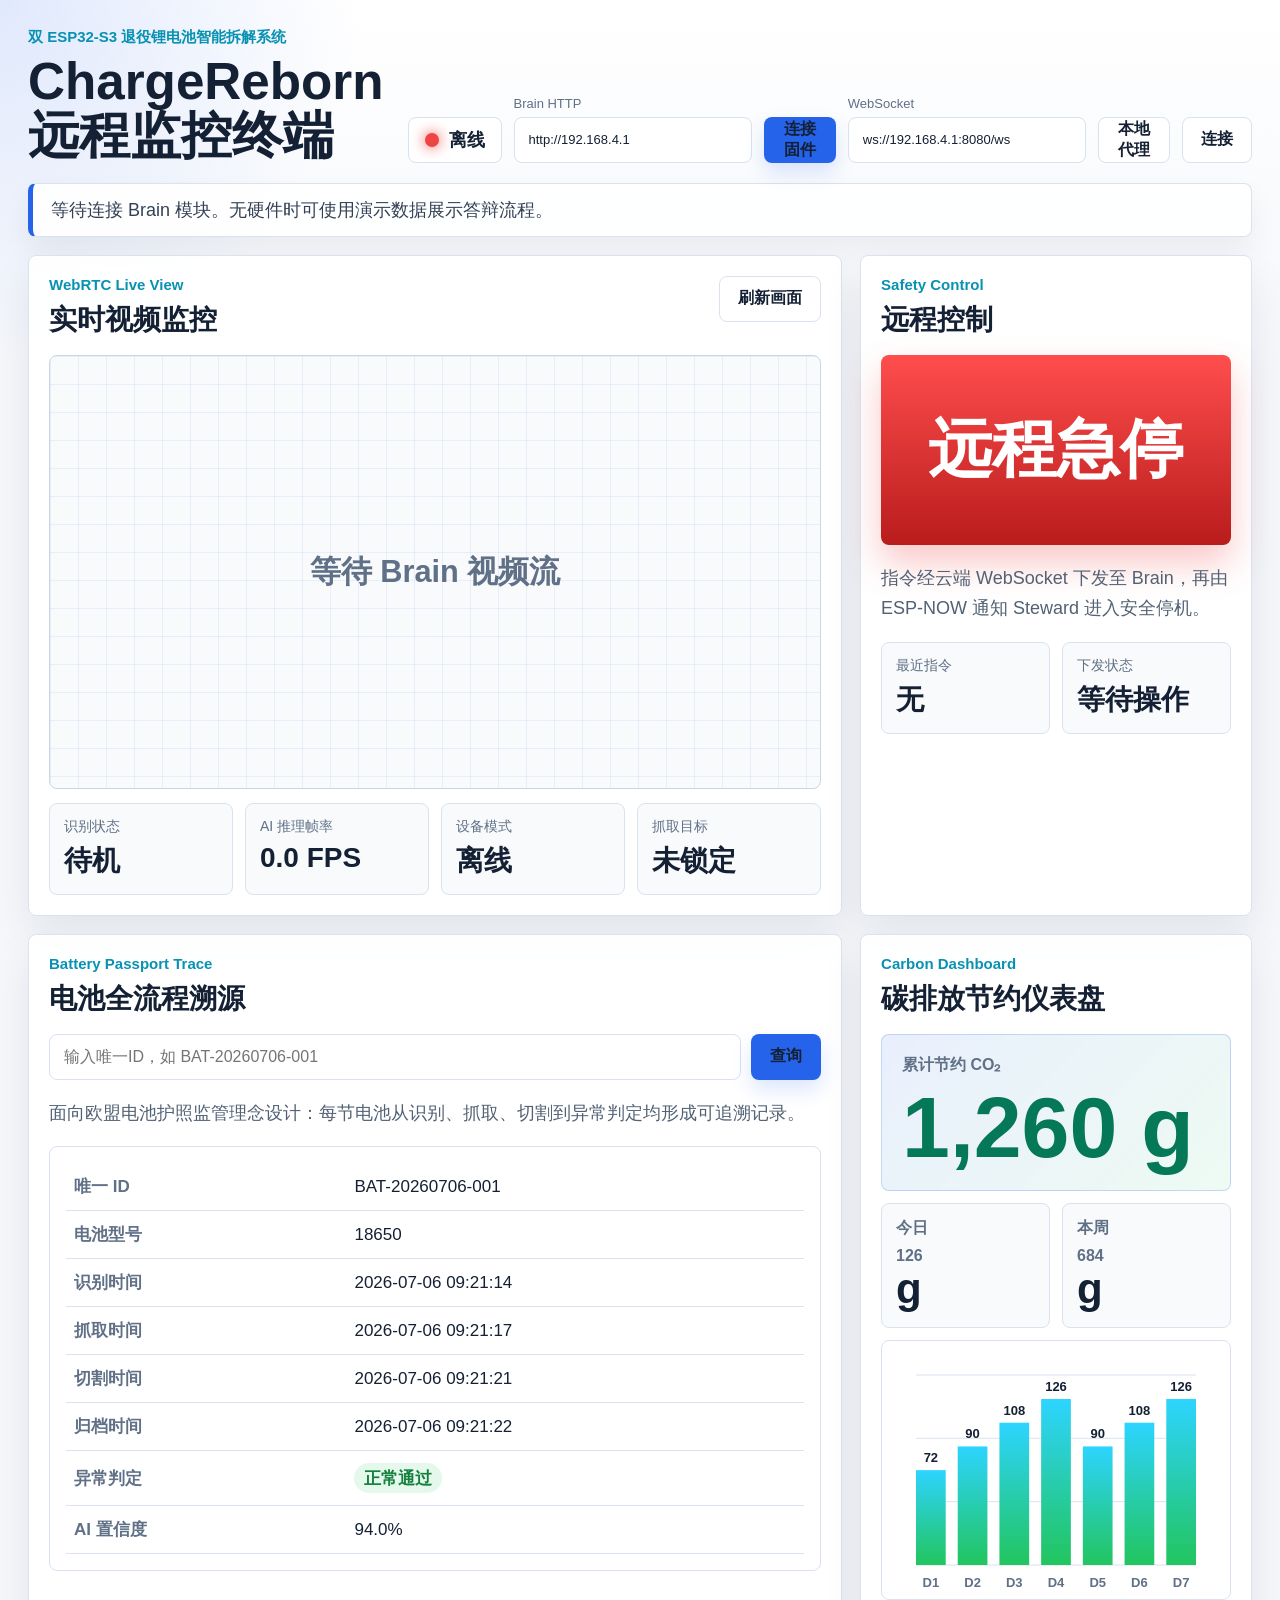
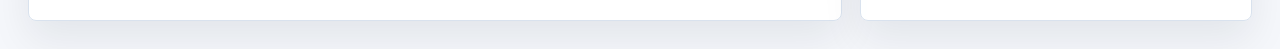
<file: app/dashboard/index.html>
<!doctype html>
<html lang="zh-CN">
  <head>
    <meta charset="UTF-8" />
    <meta name="viewport" content="width=device-width, initial-scale=1.0" />
    <title>ChargeReborn 远程监控终端</title>
    <link rel="stylesheet" href="./styles.css" />
  </head>
  <body>
    <main class="app-shell">
      <header class="topbar">
        <section class="brand-block" aria-label="项目标题">
          <p class="eyebrow">双 ESP32-S3 退役锂电池智能拆解系统</p>
          <h1>ChargeReborn 远程监控终端</h1>
        </section>

        <section class="connection-panel" aria-label="设备连接">
          <div class="status-chip" id="statusChip">
            <span class="status-dot offline" id="statusDot"></span>
            <span id="statusText">离线</span>
          </div>
          <label class="ws-field">
            <span>Brain HTTP</span>
            <input id="httpBaseUrl" type="text" value="http://192.168.4.1" />
          </label>
          <button class="btn primary" id="httpConnectBtn" type="button">连接固件</button>
          <label class="ws-field">
            <span>WebSocket</span>
            <input id="wsUrl" type="url" value="ws://192.168.4.1:8080/ws" />
          </label>
          <button class="btn ghost" id="proxyBtn" type="button">本地代理</button>
          <button class="btn ghost" id="connectBtn" type="button">连接WS</button>
        </section>
      </header>

      <section class="alert-line" id="messageLine" aria-live="polite">
        等待连接 Brain 模块。无硬件时可使用演示数据展示答辩流程。
      </section>

      <section class="dashboard-grid">
        <section class="panel video-panel" aria-labelledby="videoTitle">
          <div class="panel-heading">
            <div>
              <p class="section-kicker">WebRTC Live View</p>
              <h2 id="videoTitle">实时视频监控</h2>
            </div>
            <button class="btn ghost" id="refreshVideoBtn" type="button">刷新画面</button>
          </div>

          <div class="video-stage">
            <img id="mjpegStream" alt="Brain MJPEG 视频流" />
            <video id="remoteVideo" autoplay playsinline muted></video>
            <img id="fallbackFrame" alt="Brain 摄像头 JPEG 帧" />
            <div class="video-placeholder" id="videoPlaceholder">
              <span>等待 Brain 视频流</span>
            </div>
          </div>

          <dl class="metric-row">
            <div>
              <dt>识别状态</dt>
              <dd id="aiStatus">待机</dd>
            </div>
            <div>
              <dt>AI 推理帧率</dt>
              <dd><span id="aiFps">0.0</span> FPS</dd>
            </div>
            <div>
              <dt>设备模式</dt>
              <dd id="deviceMode">离线</dd>
            </div>
            <div>
              <dt>抓取目标</dt>
              <dd id="armTarget">未锁定</dd>
            </div>
          </dl>
        </section>

        <section class="panel control-panel" aria-labelledby="controlTitle">
          <div class="panel-heading">
            <div>
              <p class="section-kicker">Safety Control</p>
              <h2 id="controlTitle">远程控制</h2>
            </div>
          </div>

          <button class="estop-button" id="estopBtn" type="button">
            远程急停
          </button>
          <p class="control-copy">
            指令经云端 WebSocket 下发至 Brain，再由 ESP-NOW 通知 Steward 进入安全停机。
          </p>
          <dl class="command-status">
            <div>
              <dt>最近指令</dt>
              <dd id="lastCommand">无</dd>
            </div>
            <div>
              <dt>下发状态</dt>
              <dd id="commandState">等待操作</dd>
            </div>
          </dl>
        </section>

        <section class="panel trace-panel" aria-labelledby="traceTitle">
          <div class="panel-heading">
            <div>
              <p class="section-kicker">Battery Passport Trace</p>
              <h2 id="traceTitle">电池全流程溯源</h2>
            </div>
          </div>

          <form class="trace-form" id="traceForm">
            <input
              id="batteryId"
              type="text"
              placeholder="输入唯一ID，如 BAT-20260706-001"
              autocomplete="off"
            />
            <button class="btn primary" type="submit">查询</button>
          </form>

          <p class="passport-note">
            面向欧盟电池护照监管理念设计：每节电池从识别、抓取、切割到异常判定均形成可追溯记录。
          </p>

          <div class="trace-result" id="traceResult">
            <p class="empty-state">请输入电池唯一 ID 查询处理记录。</p>
          </div>
        </section>

        <section class="panel carbon-panel" aria-labelledby="carbonTitle">
          <div class="panel-heading">
            <div>
              <p class="section-kicker">Carbon Dashboard</p>
              <h2 id="carbonTitle">碳排放节约仪表盘</h2>
            </div>
          </div>

          <div class="carbon-hero">
            <span class="carbon-label">累计节约 CO₂</span>
            <strong><span id="totalCo2">0</span> g</strong>
          </div>

          <div class="carbon-stats">
            <div>
              <span>今日</span>
              <strong><span id="todayCo2">0</span> g</strong>
            </div>
            <div>
              <span>本周</span>
              <strong><span id="weekCo2">0</span> g</strong>
            </div>
          </div>

          <canvas id="carbonChart" width="720" height="260" aria-label="近七日碳减排柱状图"></canvas>
        </section>
      </section>
    </main>

    <dialog class="confirm-dialog" id="confirmDialog">
      <form method="dialog">
        <h2>确认远程急停？</h2>
        <p>该操作会立即下发 ESTOP 指令，硬件端应在 100ms 级响应并切断运动流程。</p>
        <div class="dialog-actions">
          <button class="btn ghost" value="cancel" type="submit">取消</button>
          <button class="btn danger" id="confirmEstopBtn" value="confirm" type="submit">确认急停</button>
        </div>
      </form>
    </dialog>

    <script src="./app.js"></script>
  </body>
</html>
</file>
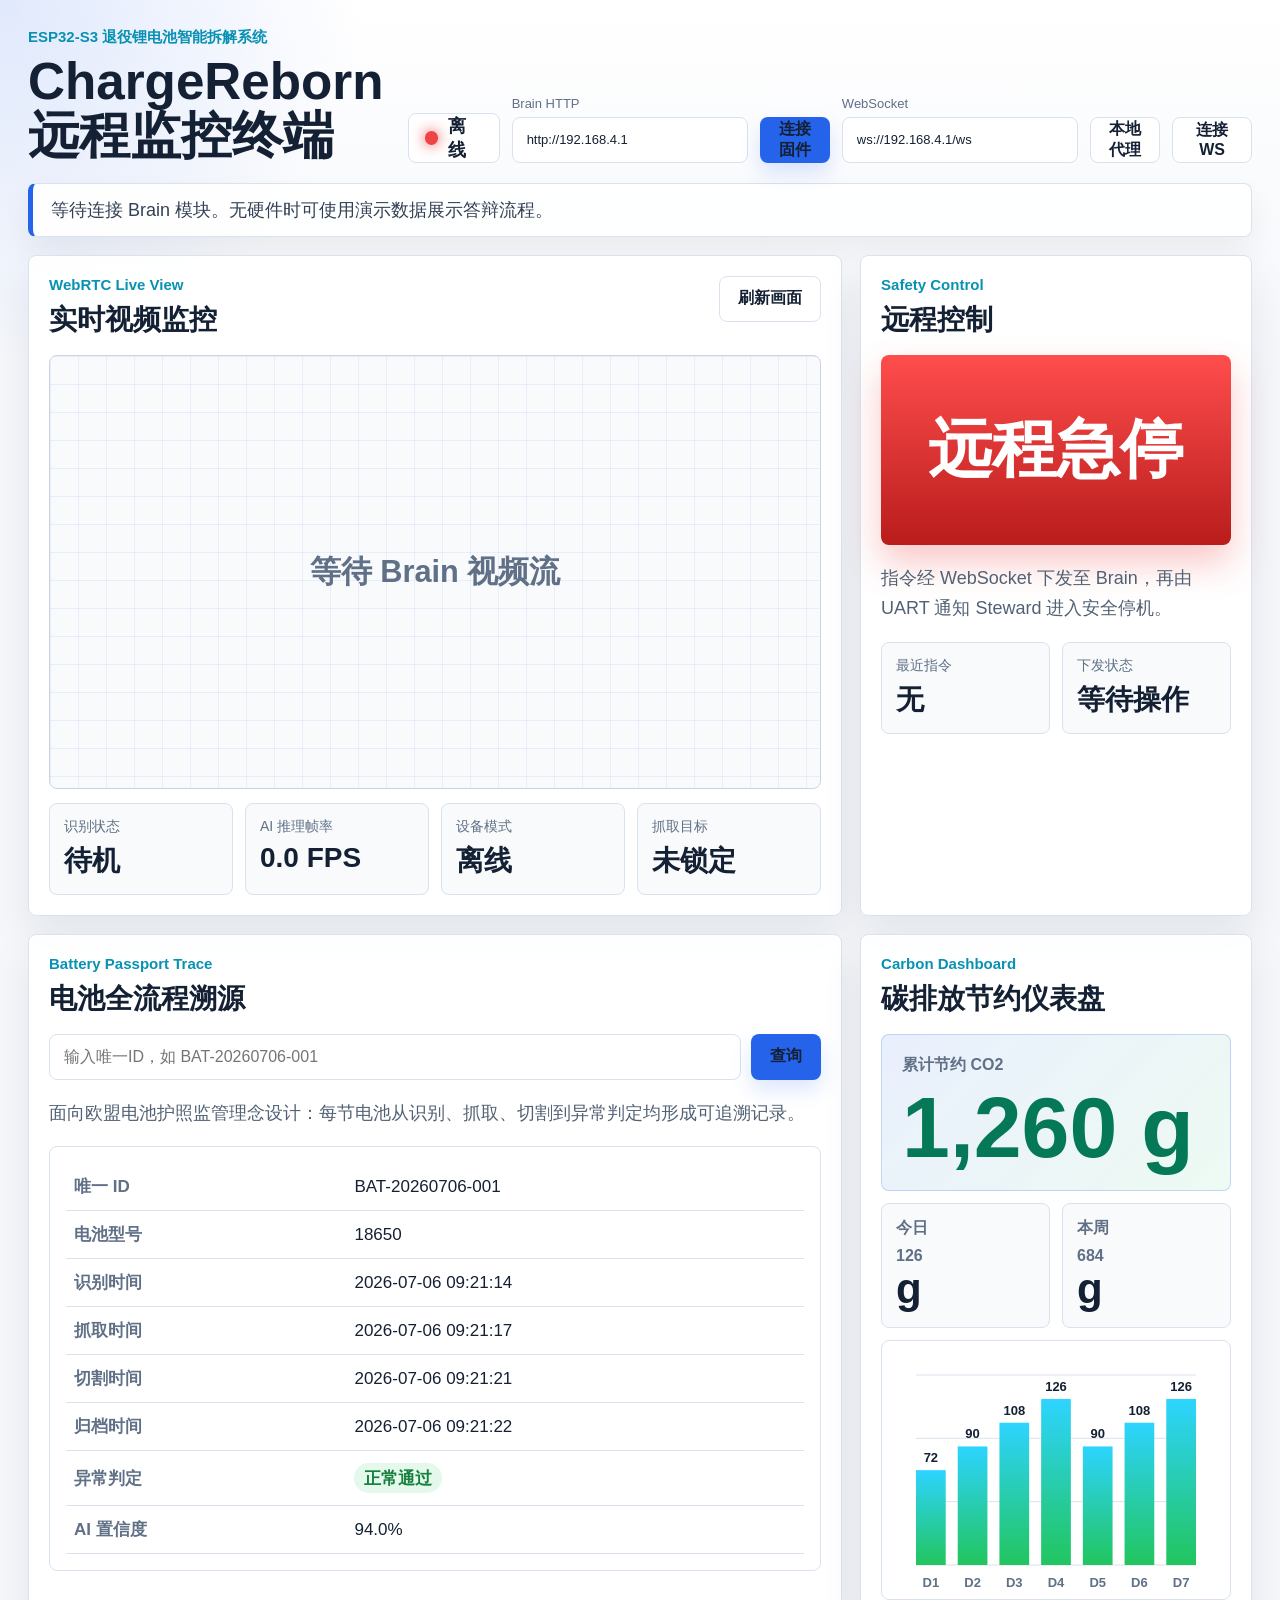
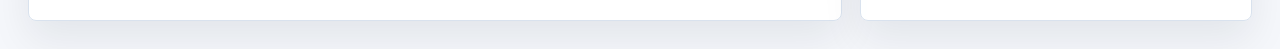
<file: chargereborn-dashboard/dashboard/index.html>
<!doctype html>
<html lang="zh-CN">
  <head>
    <meta charset="UTF-8" />
    <meta name="viewport" content="width=device-width, initial-scale=1.0" />
    <title>ChargeReborn 远程监控终端</title>
    <link rel="stylesheet" href="./styles.css" />
  </head>
  <body>
    <main class="app-shell">
      <header class="topbar">
        <section class="brand-block" aria-label="项目标题">
          <p class="eyebrow">ESP32-S3 退役锂电池智能拆解系统</p>
          <h1>ChargeReborn 远程监控终端</h1>
        </section>

        <section class="connection-panel" aria-label="设备连接">
          <div class="status-chip" id="statusChip">
            <span class="status-dot offline" id="statusDot"></span>
            <span id="statusText">离线</span>
          </div>
          <label class="ws-field">
            <span>Brain HTTP</span>
            <input id="httpBaseUrl" type="text" value="http://192.168.4.1" />
          </label>
          <button class="btn primary" id="httpConnectBtn" type="button">连接固件</button>
          <label class="ws-field">
            <span>WebSocket</span>
            <input id="wsUrl" type="url" value="ws://192.168.4.1/ws" />
          </label>
          <button class="btn ghost" id="proxyBtn" type="button">本地代理</button>
          <button class="btn ghost" id="connectBtn" type="button">连接WS</button>
        </section>
      </header>

      <section class="alert-line" id="messageLine" aria-live="polite">
        等待连接 Brain 模块。无硬件时可使用演示数据展示答辩流程。
      </section>

      <section class="dashboard-grid">
        <section class="panel video-panel" aria-labelledby="videoTitle">
          <div class="panel-heading">
            <div>
              <p class="section-kicker">WebRTC Live View</p>
              <h2 id="videoTitle">实时视频监控</h2>
            </div>
            <button class="btn ghost" id="refreshVideoBtn" type="button">刷新画面</button>
          </div>

          <div class="video-stage">
            <img id="mjpegStream" alt="Brain MJPEG 视频流" />
            <video id="remoteVideo" autoplay playsinline muted></video>
            <img id="fallbackFrame" alt="Brain 摄像头 JPEG 帧" />
            <div class="video-placeholder" id="videoPlaceholder">
              <span>等待 Brain 视频流</span>
            </div>
          </div>

          <dl class="metric-row">
            <div>
              <dt>识别状态</dt>
              <dd id="aiStatus">待机</dd>
            </div>
            <div>
              <dt>AI 推理帧率</dt>
              <dd><span id="aiFps">0.0</span> FPS</dd>
            </div>
            <div>
              <dt>设备模式</dt>
              <dd id="deviceMode">离线</dd>
            </div>
            <div>
              <dt>抓取目标</dt>
              <dd id="armTarget">未锁定</dd>
            </div>
          </dl>
        </section>

        <section class="panel control-panel" aria-labelledby="controlTitle">
          <div class="panel-heading">
            <div>
              <p class="section-kicker">Safety Control</p>
              <h2 id="controlTitle">远程控制</h2>
            </div>
          </div>

          <button class="estop-button" id="estopBtn" type="button">
            远程急停
          </button>
          <p class="control-copy">
            指令经 WebSocket 下发至 Brain，再由 UART 通知 Steward 进入安全停机。
          </p>
          <dl class="command-status">
            <div>
              <dt>最近指令</dt>
              <dd id="lastCommand">无</dd>
            </div>
            <div>
              <dt>下发状态</dt>
              <dd id="commandState">等待操作</dd>
            </div>
          </dl>
        </section>

        <section class="panel trace-panel" aria-labelledby="traceTitle">
          <div class="panel-heading">
            <div>
              <p class="section-kicker">Battery Passport Trace</p>
              <h2 id="traceTitle">电池全流程溯源</h2>
            </div>
          </div>

          <form class="trace-form" id="traceForm">
            <input
              id="batteryId"
              type="text"
              placeholder="输入唯一ID，如 BAT-20260706-001"
              autocomplete="off"
            />
            <button class="btn primary" type="submit">查询</button>
          </form>

          <p class="passport-note">
            面向欧盟电池护照监管理念设计：每节电池从识别、抓取、切割到异常判定均形成可追溯记录。
          </p>

          <div class="trace-result" id="traceResult">
            <p class="empty-state">请输入电池唯一 ID 查询处理记录。</p>
          </div>
        </section>

        <section class="panel carbon-panel" aria-labelledby="carbonTitle">
          <div class="panel-heading">
            <div>
              <p class="section-kicker">Carbon Dashboard</p>
              <h2 id="carbonTitle">碳排放节约仪表盘</h2>
            </div>
          </div>

          <div class="carbon-hero">
            <span class="carbon-label">累计节约 CO2</span>
            <strong><span id="totalCo2">0</span> g</strong>
          </div>

          <div class="carbon-stats">
            <div>
              <span>今日</span>
              <strong><span id="todayCo2">0</span> g</strong>
            </div>
            <div>
              <span>本周</span>
              <strong><span id="weekCo2">0</span> g</strong>
            </div>
          </div>

          <canvas id="carbonChart" width="720" height="260" aria-label="近七日碳减排柱状图"></canvas>
        </section>
      </section>
    </main>

    <dialog class="confirm-dialog" id="confirmDialog">
      <form method="dialog">
        <h2>确认远程急停？</h2>
        <p>该操作会立即下发 ESTOP 指令，硬件端应在 100ms 级响应并切断运动流程。</p>
        <div class="dialog-actions">
          <button class="btn ghost" value="cancel" type="submit">取消</button>
          <button class="btn danger" id="confirmEstopBtn" value="confirm" type="submit">确认急停</button>
        </div>
      </form>
    </dialog>

    <script src="./app.js"></script>
  </body>
</html>
</file>
<file: app/dashboard/styles.css>
:root {
  color-scheme: light;
  --bg: #f5f7fb;
  --panel: #ffffff;
  --panel-2: #f8fafc;
  --line: #d9e2ee;
  --text: #142033;
  --muted: #607086;
  --cyan: #0891b2;
  --blue: #2563eb;
  --green: #22c55e;
  --red: #ef4444;
  --amber: #f59e0b;
  --radius: 8px;
  font-family: "Microsoft YaHei", "PingFang SC", "Segoe UI", Arial, sans-serif;
}

* {
  box-sizing: border-box;
}

body {
  min-width: 320px;
  margin: 0;
  background:
    radial-gradient(circle at top left, rgba(37, 99, 235, 0.14), transparent 360px),
    linear-gradient(180deg, #ffffff 0, var(--bg) 360px),
    var(--bg);
  color: var(--text);
}

button,
input {
  font: inherit;
}

.app-shell {
  width: min(1440px, 100%);
  margin: 0 auto;
  padding: 28px;
}

.topbar {
  display: grid;
  grid-template-columns: 1fr auto;
  gap: 24px;
  align-items: end;
}

.eyebrow,
.section-kicker {
  margin: 0 0 8px;
  color: var(--cyan);
  font-size: 15px;
  font-weight: 700;
  letter-spacing: 0;
}

h1,
h2 {
  margin: 0;
  letter-spacing: 0;
}

h1 {
  font-size: clamp(30px, 4vw, 54px);
  line-height: 1.05;
}

h2 {
  font-size: clamp(22px, 2.2vw, 32px);
}

.connection-panel {
  display: grid;
  grid-template-columns: auto minmax(220px, 320px) auto minmax(220px, 320px) auto auto;
  gap: 12px;
  align-items: end;
}

.status-chip {
  display: inline-flex;
  align-items: center;
  gap: 10px;
  min-height: 46px;
  padding: 0 16px;
  border: 1px solid var(--line);
  background: var(--panel);
  border-radius: var(--radius);
  font-size: 18px;
  font-weight: 800;
}

.status-dot {
  width: 14px;
  height: 14px;
  border-radius: 999px;
  box-shadow: 0 0 14px currentColor;
}

.status-dot.online {
  color: var(--green);
  background: var(--green);
}

.status-dot.offline {
  color: var(--red);
  background: var(--red);
}

.ws-field {
  display: grid;
  gap: 6px;
  color: var(--muted);
  font-size: 13px;
}

.ws-field input,
.trace-form input {
  min-height: 46px;
  border: 1px solid var(--line);
  border-radius: var(--radius);
  background: #ffffff;
  color: var(--text);
  padding: 0 14px;
  outline: none;
}

.ws-field input:focus,
.trace-form input:focus {
  border-color: var(--cyan);
  box-shadow: 0 0 0 3px rgba(45, 212, 255, 0.16);
}

.btn {
  min-height: 46px;
  border: 1px solid transparent;
  border-radius: var(--radius);
  padding: 0 18px;
  color: var(--text);
  font-weight: 800;
  cursor: pointer;
}

.btn.primary {
  background: var(--blue);
  box-shadow: 0 10px 20px rgba(37, 99, 235, 0.16);
}

.btn.ghost {
  border-color: var(--line);
  background: #ffffff;
  color: var(--text);
}

.btn.danger {
  background: var(--red);
}

.alert-line {
  margin-top: 20px;
  border: 1px solid var(--line);
  border-left: 5px solid var(--blue);
  border-radius: var(--radius);
  background: rgba(255, 255, 255, 0.92);
  padding: 14px 18px;
  color: #334155;
  font-size: 18px;
  box-shadow: 0 14px 30px rgba(15, 23, 42, 0.06);
}

.dashboard-grid {
  display: grid;
  grid-template-columns: minmax(0, 1.35fr) minmax(330px, 0.65fr);
  gap: 18px;
  margin-top: 18px;
}

.panel {
  border: 1px solid var(--line);
  border-radius: var(--radius);
  background: rgba(255, 255, 255, 0.96);
  padding: 20px;
  box-shadow: 0 18px 40px rgba(15, 23, 42, 0.08);
}

.panel-heading {
  display: flex;
  justify-content: space-between;
  gap: 16px;
  align-items: start;
  margin-bottom: 16px;
}

.video-panel,
.carbon-panel {
  min-width: 0;
}

.video-stage {
  position: relative;
  overflow: hidden;
  width: 100%;
  aspect-ratio: 16 / 9;
  border: 1px solid #334155;
  border-color: #cbd5e1;
  border-radius: var(--radius);
  background:
    linear-gradient(90deg, rgba(37, 99, 235, 0.08) 1px, transparent 1px),
    linear-gradient(rgba(37, 99, 235, 0.08) 1px, transparent 1px),
    #f8fafc;
  background-size: 28px 28px;
}

.video-stage video,
.video-stage img {
  position: absolute;
  inset: 0;
  display: none;
  width: 100%;
  height: 100%;
  object-fit: contain;
  background: #f8fafc;
}

.video-stage.has-mjpeg #mjpegStream {
  display: block;
}

.video-stage.has-video video,
.video-stage.has-frame img {
  display: block;
}

.video-placeholder {
  position: absolute;
  inset: 0;
  display: grid;
  place-items: center;
  color: var(--muted);
  font-size: clamp(20px, 2.4vw, 36px);
  font-weight: 800;
}

.video-stage.has-mjpeg .video-placeholder,
.video-stage.has-video .video-placeholder,
.video-stage.has-frame .video-placeholder {
  display: none;
}

.metric-row,
.command-status {
  display: grid;
  grid-template-columns: repeat(4, minmax(0, 1fr));
  gap: 12px;
  margin: 14px 0 0;
}

.command-status {
  grid-template-columns: 1fr 1fr;
}

dt {
  color: var(--muted);
  font-size: 14px;
}

dd {
  margin: 6px 0 0;
  font-size: clamp(18px, 2.3vw, 28px);
  font-weight: 900;
}

.metric-row > div,
.command-status > div,
.carbon-stats > div {
  border: 1px solid var(--line);
  border-radius: var(--radius);
  background: var(--panel-2);
  padding: 14px;
}

.estop-button {
  width: 100%;
  min-height: clamp(120px, 18vw, 190px);
  border: 0;
  border-radius: var(--radius);
  background: linear-gradient(180deg, #ff4d4d, #b91c1c);
  color: white;
  font-size: clamp(34px, 5vw, 66px);
  font-weight: 1000;
  letter-spacing: 0;
  cursor: pointer;
  box-shadow: 0 18px 36px rgba(239, 68, 68, 0.3);
}

.estop-button:active {
  transform: translateY(1px);
}

.control-copy,
.passport-note,
.empty-state {
  color: #526174;
  font-size: 18px;
  line-height: 1.7;
}

.trace-form {
  display: grid;
  grid-template-columns: 1fr auto;
  gap: 10px;
}

.trace-result {
  min-height: 230px;
  border: 1px solid var(--line);
  border-radius: var(--radius);
  background: #ffffff;
  padding: 16px;
}

.trace-table {
  width: 100%;
  border-collapse: collapse;
}

.trace-table th,
.trace-table td {
  border-bottom: 1px solid var(--line);
  padding: 12px 8px;
  text-align: left;
  font-size: 17px;
}

.trace-table th {
  color: var(--muted);
  width: 38%;
  font-weight: 700;
}

.badge {
  display: inline-flex;
  align-items: center;
  min-height: 30px;
  padding: 0 10px;
  border-radius: 999px;
  font-weight: 900;
}

.badge.ok {
  background: rgba(34, 197, 94, 0.12);
  color: #15803d;
}

.badge.warn {
  background: rgba(245, 158, 11, 0.16);
  color: #b45309;
}

.carbon-hero {
  border: 1px solid rgba(37, 99, 235, 0.22);
  border-radius: var(--radius);
  background: linear-gradient(135deg, rgba(37, 99, 235, 0.1), rgba(34, 197, 94, 0.08));
  padding: 20px;
}

.carbon-label,
.carbon-stats span {
  display: block;
  color: var(--muted);
  font-size: 16px;
  font-weight: 800;
}

.carbon-hero strong {
  display: block;
  margin-top: 8px;
  color: #047857;
  font-size: clamp(44px, 8vw, 86px);
  line-height: 1;
}

.carbon-stats {
  display: grid;
  grid-template-columns: 1fr 1fr;
  gap: 12px;
  margin: 12px 0;
}

.carbon-stats strong {
  display: block;
  margin-top: 8px;
  font-size: clamp(24px, 4vw, 42px);
}

canvas {
  display: block;
  width: 100%;
  height: 260px;
  border: 1px solid var(--line);
  border-radius: var(--radius);
  background: #ffffff;
}

.confirm-dialog {
  width: min(520px, calc(100% - 32px));
  border: 1px solid var(--line);
  border-radius: var(--radius);
  background: var(--panel);
  color: var(--text);
  padding: 24px;
}

.confirm-dialog::backdrop {
  background: rgba(15, 23, 42, 0.32);
}

.confirm-dialog p {
  color: #526174;
  font-size: 18px;
  line-height: 1.6;
}

.dialog-actions {
  display: flex;
  justify-content: flex-end;
  gap: 12px;
}

@media (max-width: 980px) {
  .app-shell {
    padding: 18px;
  }

  .topbar,
  .dashboard-grid {
    grid-template-columns: 1fr;
  }

  .connection-panel {
    grid-template-columns: 1fr;
  }
}

@media (max-width: 620px) {
  .panel {
    padding: 16px;
  }

  .panel-heading,
  .trace-form,
  .metric-row,
  .command-status,
  .carbon-stats {
    grid-template-columns: 1fr;
    display: grid;
  }

  .panel-heading {
    gap: 12px;
  }

  .btn {
    width: 100%;
  }
}
</file>
<file: chargereborn-dashboard/dashboard/styles.css>
:root {
  color-scheme: light;
  --bg: #f5f7fb;
  --panel: #ffffff;
  --panel-2: #f8fafc;
  --line: #d9e2ee;
  --text: #142033;
  --muted: #607086;
  --cyan: #0891b2;
  --blue: #2563eb;
  --green: #22c55e;
  --red: #ef4444;
  --amber: #f59e0b;
  --radius: 8px;
  font-family: "Microsoft YaHei", "PingFang SC", "Segoe UI", Arial, sans-serif;
}

* {
  box-sizing: border-box;
}

body {
  min-width: 320px;
  margin: 0;
  background:
    radial-gradient(circle at top left, rgba(37, 99, 235, 0.14), transparent 360px),
    linear-gradient(180deg, #ffffff 0, var(--bg) 360px),
    var(--bg);
  color: var(--text);
}

button,
input {
  font: inherit;
}

.app-shell {
  width: min(1440px, 100%);
  margin: 0 auto;
  padding: 28px;
}

.topbar {
  display: grid;
  grid-template-columns: 1fr auto;
  gap: 24px;
  align-items: end;
}

.eyebrow,
.section-kicker {
  margin: 0 0 8px;
  color: var(--cyan);
  font-size: 15px;
  font-weight: 700;
  letter-spacing: 0;
}

h1,
h2 {
  margin: 0;
  letter-spacing: 0;
}

h1 {
  font-size: clamp(30px, 4vw, 54px);
  line-height: 1.05;
}

h2 {
  font-size: clamp(22px, 2.2vw, 32px);
}

.connection-panel {
  display: grid;
  grid-template-columns: auto minmax(220px, 320px) auto minmax(220px, 320px) auto auto;
  gap: 12px;
  align-items: end;
}

.status-chip {
  display: inline-flex;
  align-items: center;
  gap: 10px;
  min-height: 46px;
  padding: 0 16px;
  border: 1px solid var(--line);
  background: var(--panel);
  border-radius: var(--radius);
  font-size: 18px;
  font-weight: 800;
}

.status-dot {
  width: 14px;
  height: 14px;
  border-radius: 999px;
  box-shadow: 0 0 14px currentColor;
}

.status-dot.online {
  color: var(--green);
  background: var(--green);
}

.status-dot.offline {
  color: var(--red);
  background: var(--red);
}

.ws-field {
  display: grid;
  gap: 6px;
  color: var(--muted);
  font-size: 13px;
}

.ws-field input,
.trace-form input {
  min-height: 46px;
  border: 1px solid var(--line);
  border-radius: var(--radius);
  background: #ffffff;
  color: var(--text);
  padding: 0 14px;
  outline: none;
}

.ws-field input:focus,
.trace-form input:focus {
  border-color: var(--cyan);
  box-shadow: 0 0 0 3px rgba(45, 212, 255, 0.16);
}

.btn {
  min-height: 46px;
  border: 1px solid transparent;
  border-radius: var(--radius);
  padding: 0 18px;
  color: var(--text);
  font-weight: 800;
  cursor: pointer;
}

.btn.primary {
  background: var(--blue);
  box-shadow: 0 10px 20px rgba(37, 99, 235, 0.16);
}

.btn.ghost {
  border-color: var(--line);
  background: #ffffff;
  color: var(--text);
}

.btn.danger {
  background: var(--red);
}

.alert-line {
  margin-top: 20px;
  border: 1px solid var(--line);
  border-left: 5px solid var(--blue);
  border-radius: var(--radius);
  background: rgba(255, 255, 255, 0.92);
  padding: 14px 18px;
  color: #334155;
  font-size: 18px;
  box-shadow: 0 14px 30px rgba(15, 23, 42, 0.06);
}

.dashboard-grid {
  display: grid;
  grid-template-columns: minmax(0, 1.35fr) minmax(330px, 0.65fr);
  gap: 18px;
  margin-top: 18px;
}

.panel {
  border: 1px solid var(--line);
  border-radius: var(--radius);
  background: rgba(255, 255, 255, 0.96);
  padding: 20px;
  box-shadow: 0 18px 40px rgba(15, 23, 42, 0.08);
}

.panel-heading {
  display: flex;
  justify-content: space-between;
  gap: 16px;
  align-items: start;
  margin-bottom: 16px;
}

.video-panel,
.carbon-panel {
  min-width: 0;
}

.video-stage {
  position: relative;
  overflow: hidden;
  width: 100%;
  aspect-ratio: 16 / 9;
  border: 1px solid #334155;
  border-color: #cbd5e1;
  border-radius: var(--radius);
  background:
    linear-gradient(90deg, rgba(37, 99, 235, 0.08) 1px, transparent 1px),
    linear-gradient(rgba(37, 99, 235, 0.08) 1px, transparent 1px),
    #f8fafc;
  background-size: 28px 28px;
}

.video-stage video,
.video-stage img {
  position: absolute;
  inset: 0;
  display: none;
  width: 100%;
  height: 100%;
  object-fit: contain;
  background: #f8fafc;
}

.video-stage.has-mjpeg #mjpegStream {
  display: block;
}

.video-stage.has-video video,
.video-stage.has-frame img {
  display: block;
}

.video-placeholder {
  position: absolute;
  inset: 0;
  display: grid;
  place-items: center;
  color: var(--muted);
  font-size: clamp(20px, 2.4vw, 36px);
  font-weight: 800;
}

.video-stage.has-mjpeg .video-placeholder,
.video-stage.has-video .video-placeholder,
.video-stage.has-frame .video-placeholder {
  display: none;
}

.metric-row,
.command-status {
  display: grid;
  grid-template-columns: repeat(4, minmax(0, 1fr));
  gap: 12px;
  margin: 14px 0 0;
}

.command-status {
  grid-template-columns: 1fr 1fr;
}

dt {
  color: var(--muted);
  font-size: 14px;
}

dd {
  margin: 6px 0 0;
  font-size: clamp(18px, 2.3vw, 28px);
  font-weight: 900;
}

.metric-row > div,
.command-status > div,
.carbon-stats > div {
  border: 1px solid var(--line);
  border-radius: var(--radius);
  background: var(--panel-2);
  padding: 14px;
}

.estop-button {
  width: 100%;
  min-height: clamp(120px, 18vw, 190px);
  border: 0;
  border-radius: var(--radius);
  background: linear-gradient(180deg, #ff4d4d, #b91c1c);
  color: white;
  font-size: clamp(34px, 5vw, 66px);
  font-weight: 1000;
  letter-spacing: 0;
  cursor: pointer;
  box-shadow: 0 18px 36px rgba(239, 68, 68, 0.3);
}

.estop-button:active {
  transform: translateY(1px);
}

.control-copy,
.passport-note,
.empty-state {
  color: #526174;
  font-size: 18px;
  line-height: 1.7;
}

.trace-form {
  display: grid;
  grid-template-columns: 1fr auto;
  gap: 10px;
}

.trace-result {
  min-height: 230px;
  border: 1px solid var(--line);
  border-radius: var(--radius);
  background: #ffffff;
  padding: 16px;
}

.trace-table {
  width: 100%;
  border-collapse: collapse;
}

.trace-table th,
.trace-table td {
  border-bottom: 1px solid var(--line);
  padding: 12px 8px;
  text-align: left;
  font-size: 17px;
}

.trace-table th {
  color: var(--muted);
  width: 38%;
  font-weight: 700;
}

.badge {
  display: inline-flex;
  align-items: center;
  min-height: 30px;
  padding: 0 10px;
  border-radius: 999px;
  font-weight: 900;
}

.badge.ok {
  background: rgba(34, 197, 94, 0.12);
  color: #15803d;
}

.badge.warn {
  background: rgba(245, 158, 11, 0.16);
  color: #b45309;
}

.carbon-hero {
  border: 1px solid rgba(37, 99, 235, 0.22);
  border-radius: var(--radius);
  background: linear-gradient(135deg, rgba(37, 99, 235, 0.1), rgba(34, 197, 94, 0.08));
  padding: 20px;
}

.carbon-label,
.carbon-stats span {
  display: block;
  color: var(--muted);
  font-size: 16px;
  font-weight: 800;
}

.carbon-hero strong {
  display: block;
  margin-top: 8px;
  color: #047857;
  font-size: clamp(44px, 8vw, 86px);
  line-height: 1;
}

.carbon-stats {
  display: grid;
  grid-template-columns: 1fr 1fr;
  gap: 12px;
  margin: 12px 0;
}

.carbon-stats strong {
  display: block;
  margin-top: 8px;
  font-size: clamp(24px, 4vw, 42px);
}

canvas {
  display: block;
  width: 100%;
  height: 260px;
  border: 1px solid var(--line);
  border-radius: var(--radius);
  background: #ffffff;
}

.confirm-dialog {
  width: min(520px, calc(100% - 32px));
  border: 1px solid var(--line);
  border-radius: var(--radius);
  background: var(--panel);
  color: var(--text);
  padding: 24px;
}

.confirm-dialog::backdrop {
  background: rgba(15, 23, 42, 0.32);
}

.confirm-dialog p {
  color: #526174;
  font-size: 18px;
  line-height: 1.6;
}

.dialog-actions {
  display: flex;
  justify-content: flex-end;
  gap: 12px;
}

@media (max-width: 980px) {
  .app-shell {
    padding: 18px;
  }

  .topbar,
  .dashboard-grid {
    grid-template-columns: 1fr;
  }

  .connection-panel {
    grid-template-columns: 1fr;
  }
}

@media (max-width: 620px) {
  .panel {
    padding: 16px;
  }

  .panel-heading,
  .trace-form,
  .metric-row,
  .command-status,
  .carbon-stats {
    grid-template-columns: 1fr;
    display: grid;
  }

  .panel-heading {
    gap: 12px;
  }

  .btn {
    width: 100%;
  }
}
</file>
